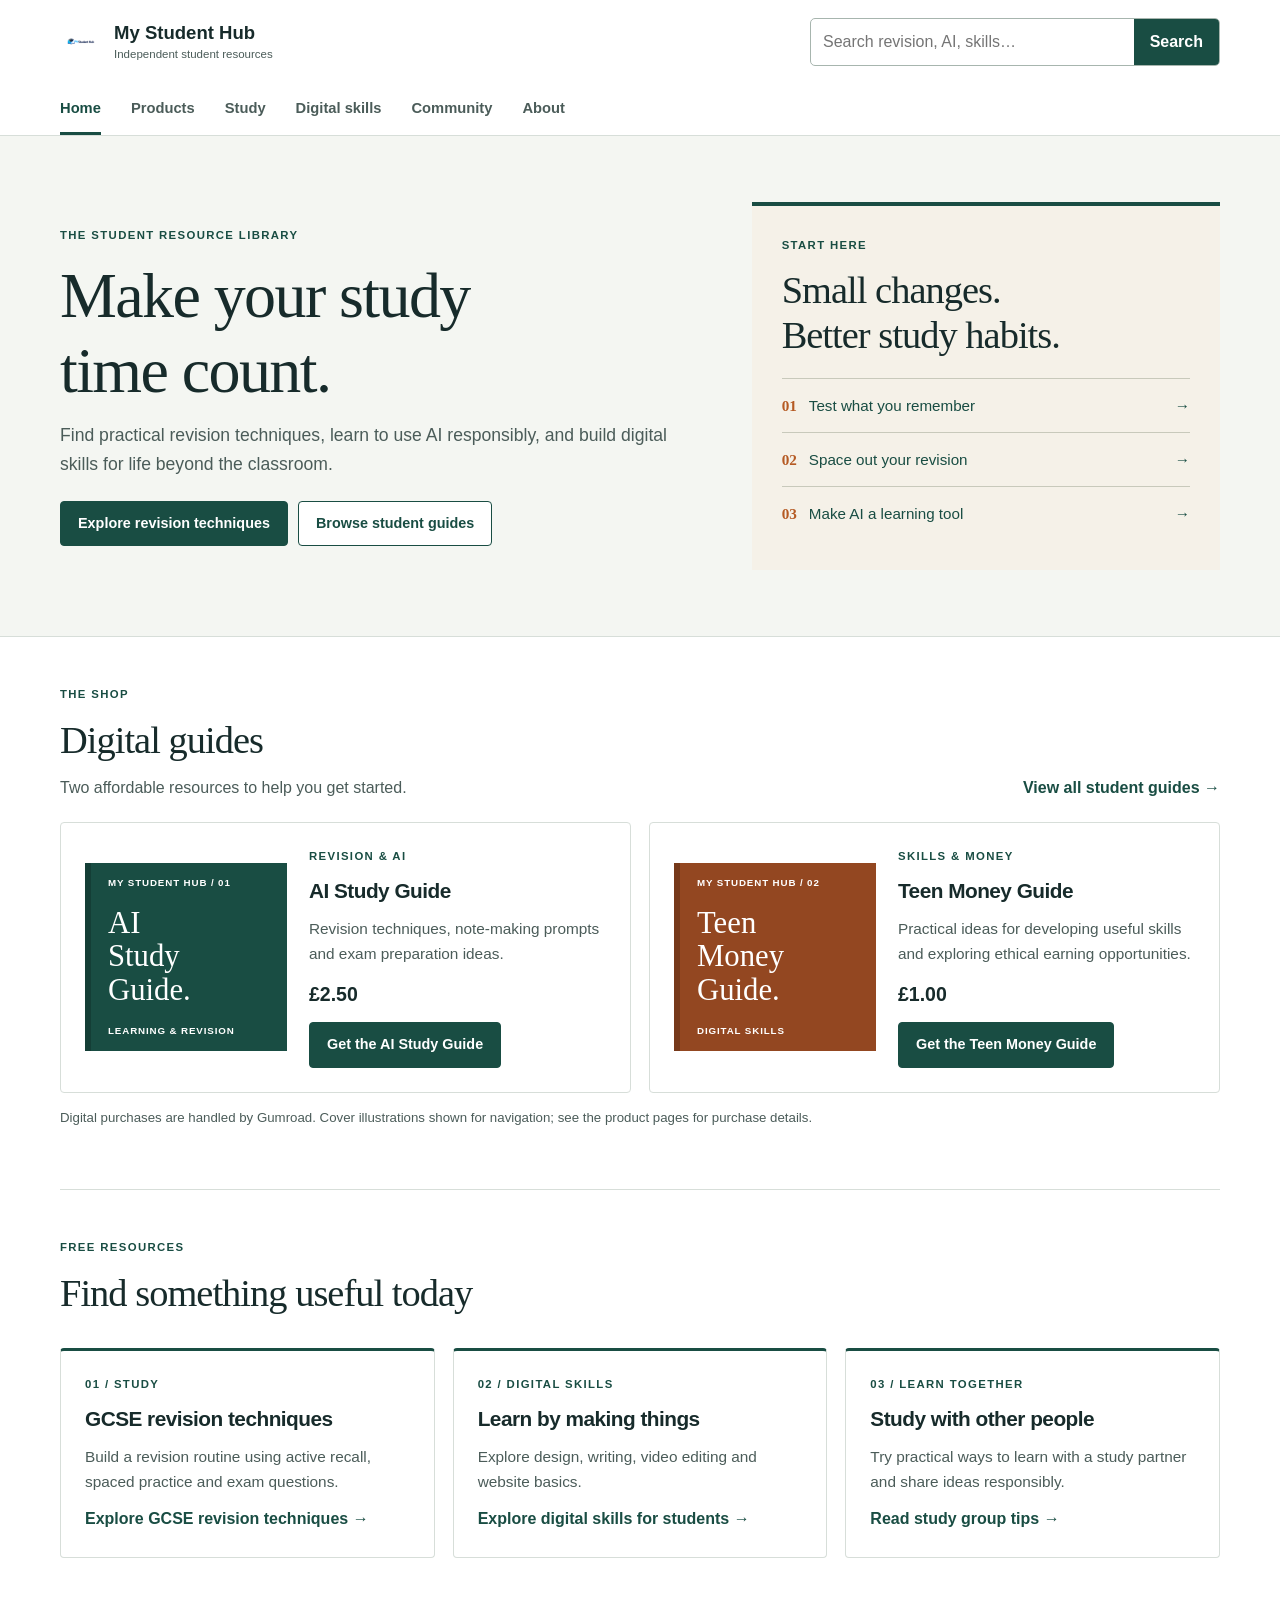
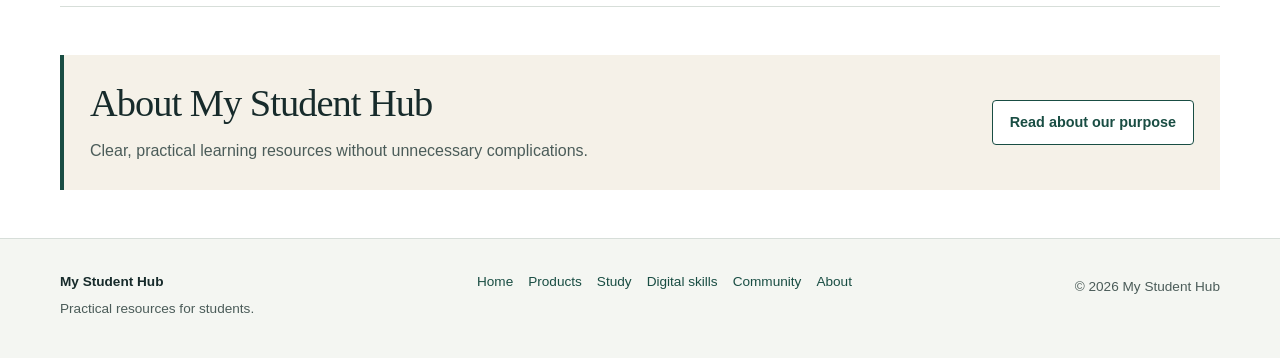
<file: index.html>
<!doctype html>
<html lang="en-GB"><head><meta charset="utf-8"><meta name="viewport" content="width=device-width,initial-scale=1"><title>GCSE revision, AI study guides and digital skills | My Student Hub</title><meta name="description" content="Practical GCSE revision tips, responsible AI study advice and affordable digital guides for students."><link rel="canonical" href="https://tttmkacker255.github.io/"><meta property="og:title" content="GCSE revision, AI study guides and digital skills | My Student Hub"><meta property="og:description" content="Practical GCSE revision tips, responsible AI study advice and affordable digital guides for students."><meta property="og:url" content="https://tttmkacker255.github.io/"><meta property="og:type" content="website"><link rel="icon" type="image/png" href="logo.png"><link rel="stylesheet" href="style.css?v=4"><meta name="google-site-verification" content="0TuFK6ai9F5RShc6UQ7KDtGLN-FlyP6Ltf-_mfKxZ2s"><script type="application/ld+json">{"@context":"https://schema.org","@type":"WebSite","name":"My Student Hub","url":"https://tttmkacker255.github.io/"}</script><script defer src="app.js?v=4"></script></head><body><a class="skip" href="#main">Skip to content</a><header class="top"><div class="wrap masthead"><a class="brand" href="index.html"><img src="logo.png" width="42" height="42" alt=""><span>My Student Hub<small>Independent student resources</small></span></a><div class="search-area"><form role="search" id="site-search"><label class="sr-only" for="search-input">Search the whole website</label><input id="search-input" type="search" autocomplete="off" placeholder="Search revision, AI, skills…"><button type="submit">Search</button></form><div id="search-results" class="search-results" hidden><p id="search-status" role="status"></p><div id="search-list"></div></div></div></div><nav class="wrap links" aria-label="Main navigation"><a href="index.html" aria-current="page">Home</a><a href="product.html">Products</a><a href="study.html">Study</a><a href="earn.html">Digital skills</a><a href="community.html">Community</a><a href="about.html">About</a></nav></header><main id="main"><section class="hero"><div class="wrap heroGrid"><div><span class="eyebrow">THE STUDENT RESOURCE LIBRARY</span><h1>Make your study<br>time count.</h1><p>Find practical revision techniques, learn to use AI responsibly, and build digital skills for life beyond the classroom.</p><div class="buttons"><a class="btn primary" href="study.html">Explore revision techniques</a><a class="btn outline" href="product.html">Browse student guides</a></div></div><aside class="editorial"><span class="eyebrow">START HERE</span><h2>Small changes.<br>Better study habits.</h2><ol><li><a href="study.html#active-recall"><strong>01</strong> Test what you remember <span>→</span></a></li><li><a href="study.html#spaced-revision"><strong>02</strong> Space out your revision <span>→</span></a></li><li><a href="study.html#use-ai-responsibly"><strong>03</strong> Make AI a learning tool <span>→</span></a></li></ol></aside></div></section>
<section class="section wrap"><div class="heading"><div><span class="eyebrow">THE SHOP</span><h2>Digital guides</h2><p>Two affordable resources to help you get started.</p></div><a class="textlink" href="product.html">View all student guides →</a></div><div class="grid two"><article class="card product" id="ai-study-guide"><div class="cover study-cover" aria-hidden="true"><small>MY STUDENT HUB / 01</small><strong>AI<br>Study<br>Guide.</strong><span>LEARNING & REVISION</span></div><div><span class="eyebrow">REVISION & AI</span><h3>AI Study Guide</h3><p>Revision techniques, note-making prompts and exam preparation ideas.</p><div class="price">£2.50</div><a class="btn primary" href="https://pu1se.gumroad.com/l/oousnd" target="_blank" rel="noopener">Get the AI Study Guide</a></div></article><article class="card product" id="teen-money-guide"><div class="cover money-cover" aria-hidden="true"><small>MY STUDENT HUB / 02</small><strong>Teen<br>Money<br>Guide.</strong><span>DIGITAL SKILLS</span></div><div><span class="eyebrow">SKILLS & MONEY</span><h3>Teen Money Guide</h3><p>Practical ideas for developing useful skills and exploring ethical earning opportunities.</p><div class="price">£1.00</div><a class="btn primary" href="https://pu1se.gumroad.com/l/gugglx" target="_blank" rel="noopener">Get the Teen Money Guide</a></div></article></div><p class="note">Digital purchases are handled by Gumroad. Cover illustrations shown for navigation; see the product pages for purchase details.</p></section>
<section class="section wrap"><div class="heading"><div><span class="eyebrow">FREE RESOURCES</span><h2>Find something useful today</h2></div></div><div class="grid"><article class="card topic"><span class="section-number">01 / STUDY</span><h3>GCSE revision techniques</h3><p>Build a revision routine using active recall, spaced practice and exam questions.</p><a class="textlink" href="study.html">Explore GCSE revision techniques →</a></article><article class="card topic"><span class="section-number">02 / DIGITAL SKILLS</span><h3>Learn by making things</h3><p>Explore design, writing, video editing and website basics.</p><a class="textlink" href="earn.html">Explore digital skills for students →</a></article><article class="card topic"><span class="section-number">03 / LEARN TOGETHER</span><h3>Study with other people</h3><p>Try practical ways to learn with a study partner and share ideas responsibly.</p><a class="textlink" href="community.html">Read study group tips →</a></article></div></section><section class="wrap section"><div class="banner"><div><h2>About My Student Hub</h2><p>Clear, practical learning resources without unnecessary complications.</p></div><a class="btn outline" href="about.html">Read about our purpose</a></div></section></main><footer class="footer"><div class="wrap footerInner"><div><strong>My Student Hub</strong><p>Practical resources for students.</p></div><nav aria-label="Footer navigation"><a href="index.html">Home</a><a href="product.html">Products</a><a href="study.html">Study</a><a href="earn.html">Digital skills</a><a href="community.html">Community</a><a href="about.html">About</a></nav><p>© <span data-year>2026</span> My Student Hub</p></div></footer></body></html>
</file>
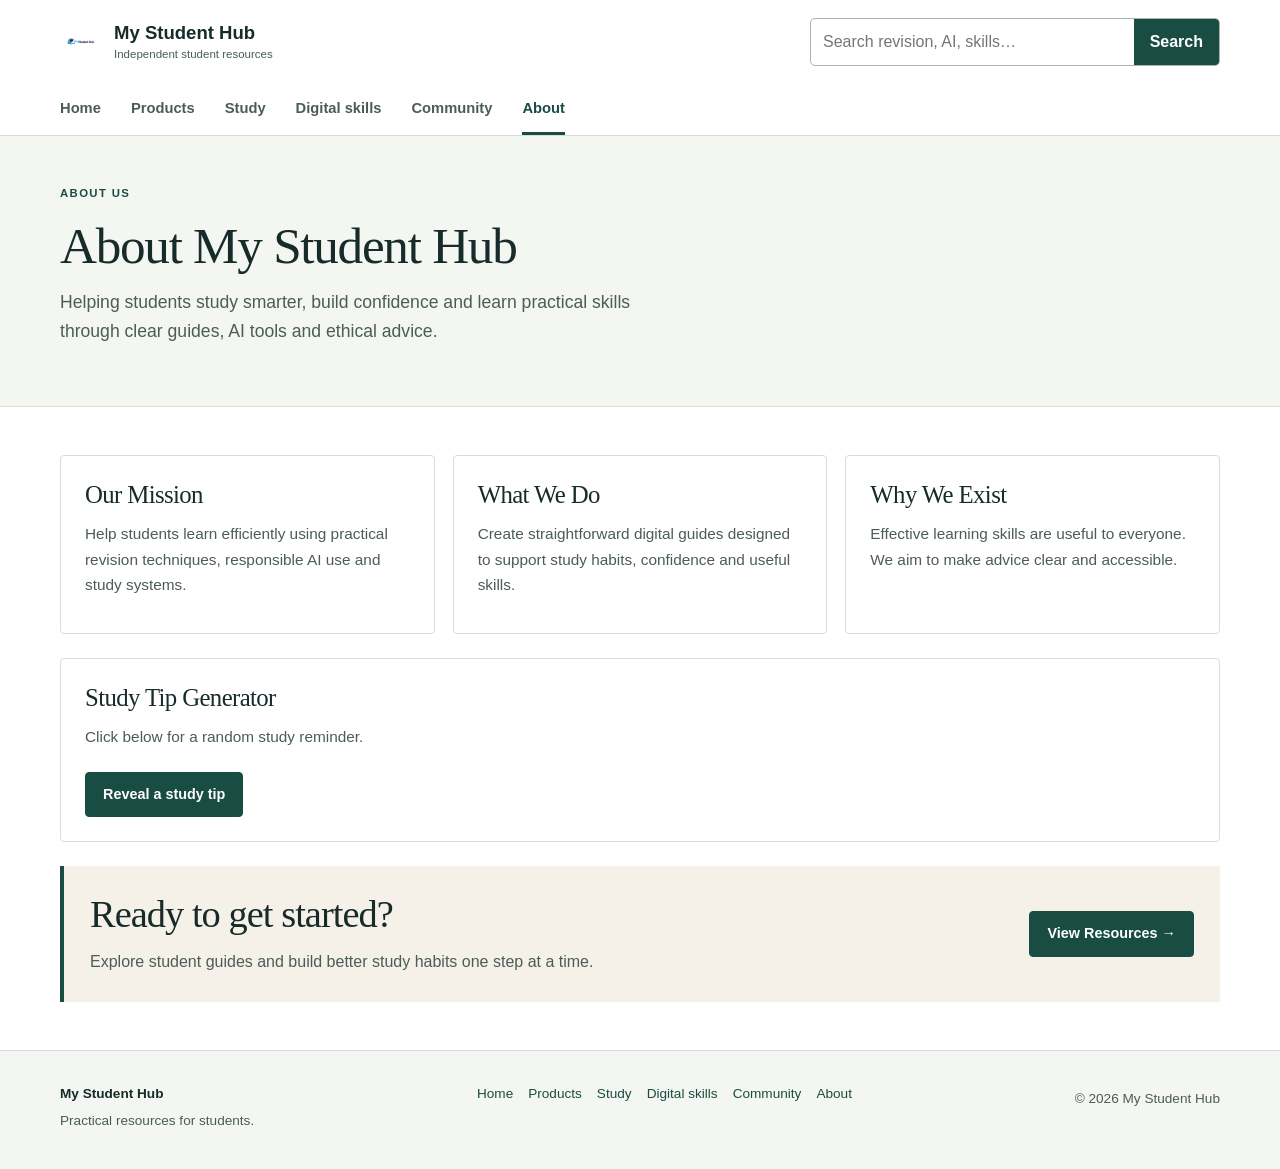
<file: about.html>
<!doctype html>
<html lang="en-GB"><head><meta charset="utf-8"><meta name="viewport" content="width=device-width,initial-scale=1"><title>About My Student Hub | Student learning resources</title><meta name="description" content="Learn about My Student Hub, its purpose and practical student resources for revision and digital skills."><link rel="canonical" href="https://tttmkacker255.github.io/about.html"><meta property="og:title" content="About My Student Hub | Student learning resources"><meta property="og:description" content="Learn about My Student Hub, its purpose and practical student resources for revision and digital skills."><meta property="og:url" content="https://tttmkacker255.github.io/about.html"><meta property="og:type" content="website"><link rel="icon" type="image/png" href="logo.png"><link rel="stylesheet" href="style.css?v=4"><script defer src="app.js?v=4"></script></head><body><a class="skip" href="#main">Skip to content</a><header class="top"><div class="wrap masthead"><a class="brand" href="index.html"><img src="logo.png" width="42" height="42" alt=""><span>My Student Hub<small>Independent student resources</small></span></a><div class="search-area"><form role="search" id="site-search"><label class="sr-only" for="search-input">Search the whole website</label><input id="search-input" type="search" autocomplete="off" placeholder="Search revision, AI, skills…"><button type="submit">Search</button></form><div id="search-results" class="search-results" hidden><p id="search-status" role="status"></p><div id="search-list"></div></div></div></div><nav class="wrap links" aria-label="Main navigation"><a href="index.html">Home</a><a href="product.html">Products</a><a href="study.html">Study</a><a href="earn.html">Digital skills</a><a href="community.html">Community</a><a href="about.html" aria-current="page">About</a></nav></header><main id="main"><section class="intro"><div class="wrap"><span class="eyebrow">ABOUT US</span><h1>About <span>My Student Hub</span></h1><p>Helping students study smarter, build confidence and learn practical skills through clear guides, AI tools and ethical advice.</p></div></section><div class="section wrap"><div class="grid"><article class="card"><h2 id="our-mission">Our Mission</h2><p>Help students learn efficiently using practical revision techniques, responsible AI use and study systems.</p></article><article class="card"><h2 id="what-we-do">What We Do</h2><p>Create straightforward digital guides designed to support study habits, confidence and useful skills.</p></article><article class="card"><h2 id="why-we-exist">Why We Exist</h2><p>Effective learning skills are useful to everyone. We aim to make advice clear and accessible.</p></article></div><div class="section card"><h2>Study Tip Generator</h2><p>Click below for a random study reminder.</p><button class="btn primary" onclick="revealTip()">Reveal a study tip</button><p id="tip" class="tip" aria-live="polite"></p></div><div class="banner"><div><h2>Ready to get started?</h2><p>Explore student guides and build better study habits one step at a time.</p></div><a class="btn primary" href="product.html">View Resources →</a></div></div></main><footer class="footer"><div class="wrap footerInner"><div><strong>My Student Hub</strong><p>Practical resources for students.</p></div><nav aria-label="Footer navigation"><a href="index.html">Home</a><a href="product.html">Products</a><a href="study.html">Study</a><a href="earn.html">Digital skills</a><a href="community.html">Community</a><a href="about.html">About</a></nav><p>© <span data-year>2026</span> My Student Hub</p></div></footer></body></html>
</file>
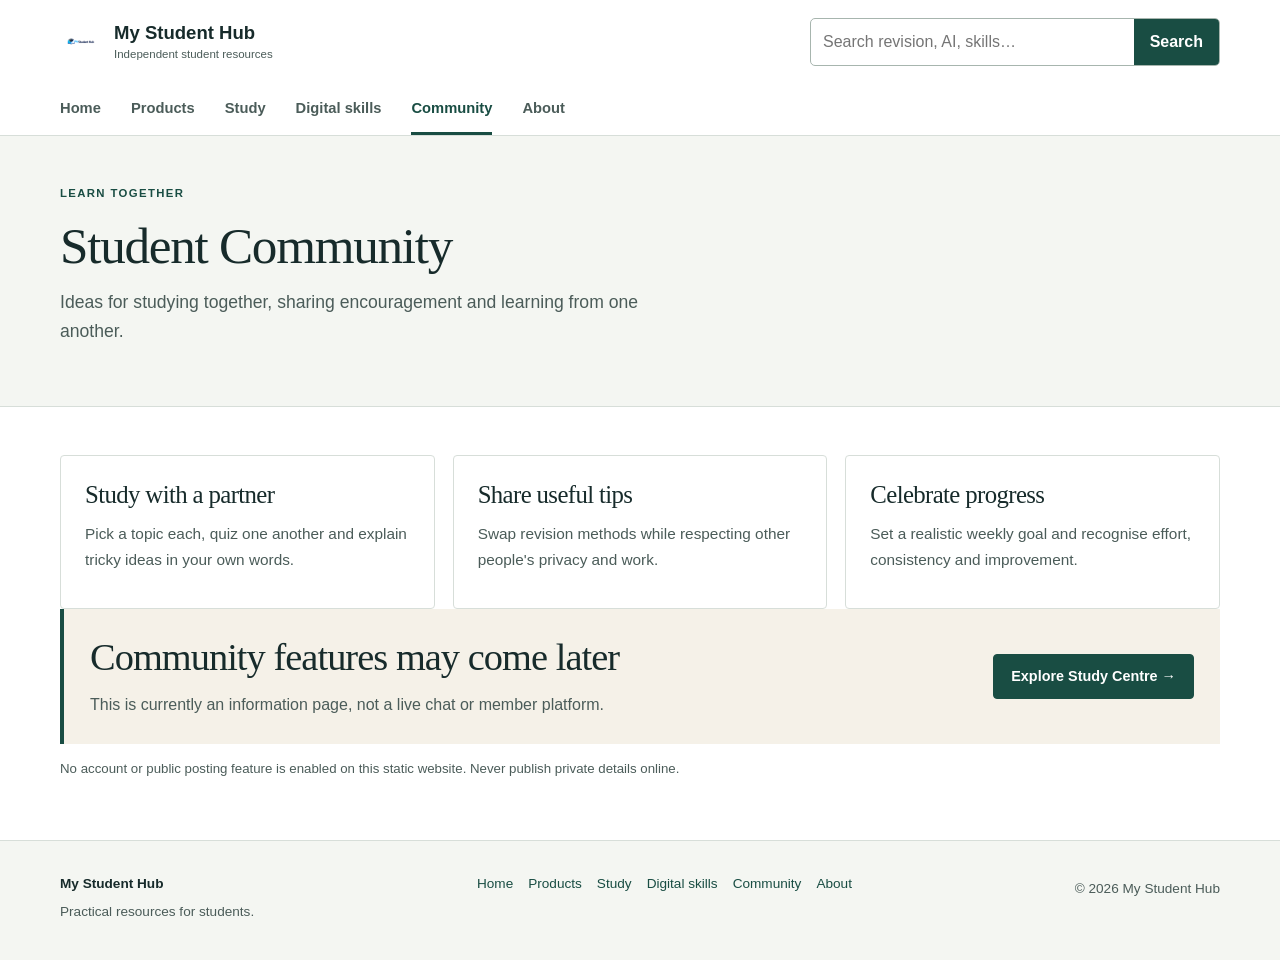
<file: community.html>
<!doctype html>
<html lang="en-GB"><head><meta charset="utf-8"><meta name="viewport" content="width=device-width,initial-scale=1"><title>Study groups and learning together | My Student Hub</title><meta name="description" content="Practical ideas for studying with friends, sharing revision tips and setting realistic goals."><link rel="canonical" href="https://tttmkacker255.github.io/community.html"><meta property="og:title" content="Study groups and learning together | My Student Hub"><meta property="og:description" content="Practical ideas for studying with friends, sharing revision tips and setting realistic goals."><meta property="og:url" content="https://tttmkacker255.github.io/community.html"><meta property="og:type" content="website"><link rel="icon" type="image/png" href="logo.png"><link rel="stylesheet" href="style.css?v=4"><script defer src="app.js?v=4"></script></head><body><a class="skip" href="#main">Skip to content</a><header class="top"><div class="wrap masthead"><a class="brand" href="index.html"><img src="logo.png" width="42" height="42" alt=""><span>My Student Hub<small>Independent student resources</small></span></a><div class="search-area"><form role="search" id="site-search"><label class="sr-only" for="search-input">Search the whole website</label><input id="search-input" type="search" autocomplete="off" placeholder="Search revision, AI, skills…"><button type="submit">Search</button></form><div id="search-results" class="search-results" hidden><p id="search-status" role="status"></p><div id="search-list"></div></div></div></div><nav class="wrap links" aria-label="Main navigation"><a href="index.html">Home</a><a href="product.html">Products</a><a href="study.html">Study</a><a href="earn.html">Digital skills</a><a href="community.html" aria-current="page">Community</a><a href="about.html">About</a></nav></header><main id="main"><section class="intro"><div class="wrap"><span class="eyebrow">LEARN TOGETHER</span><h1>Student <span>Community</span></h1><p>Ideas for studying together, sharing encouragement and learning from one another.</p></div></section><div class="section wrap"><div class="grid"><article class="card"><h2 id="study-with-a-partner">Study with a partner</h2><p>Pick a topic each, quiz one another and explain tricky ideas in your own words.</p></article><article class="card"><h2 id="share-useful-tips">Share useful tips</h2><p>Swap revision methods while respecting other people's privacy and work.</p></article><article class="card"><h2 id="celebrate-progress">Celebrate progress</h2><p>Set a realistic weekly goal and recognise effort, consistency and improvement.</p></article></div><div class="section banner"><div><h2>Community features may come later</h2><p>This is currently an information page, not a live chat or member platform.</p></div><a class="btn primary" href="study.html">Explore Study Centre →</a></div><p class="note">No account or public posting feature is enabled on this static website. Never publish private details online.</p></div></main><footer class="footer"><div class="wrap footerInner"><div><strong>My Student Hub</strong><p>Practical resources for students.</p></div><nav aria-label="Footer navigation"><a href="index.html">Home</a><a href="product.html">Products</a><a href="study.html">Study</a><a href="earn.html">Digital skills</a><a href="community.html">Community</a><a href="about.html">About</a></nav><p>© <span data-year>2026</span> My Student Hub</p></div></footer></body></html>
</file>
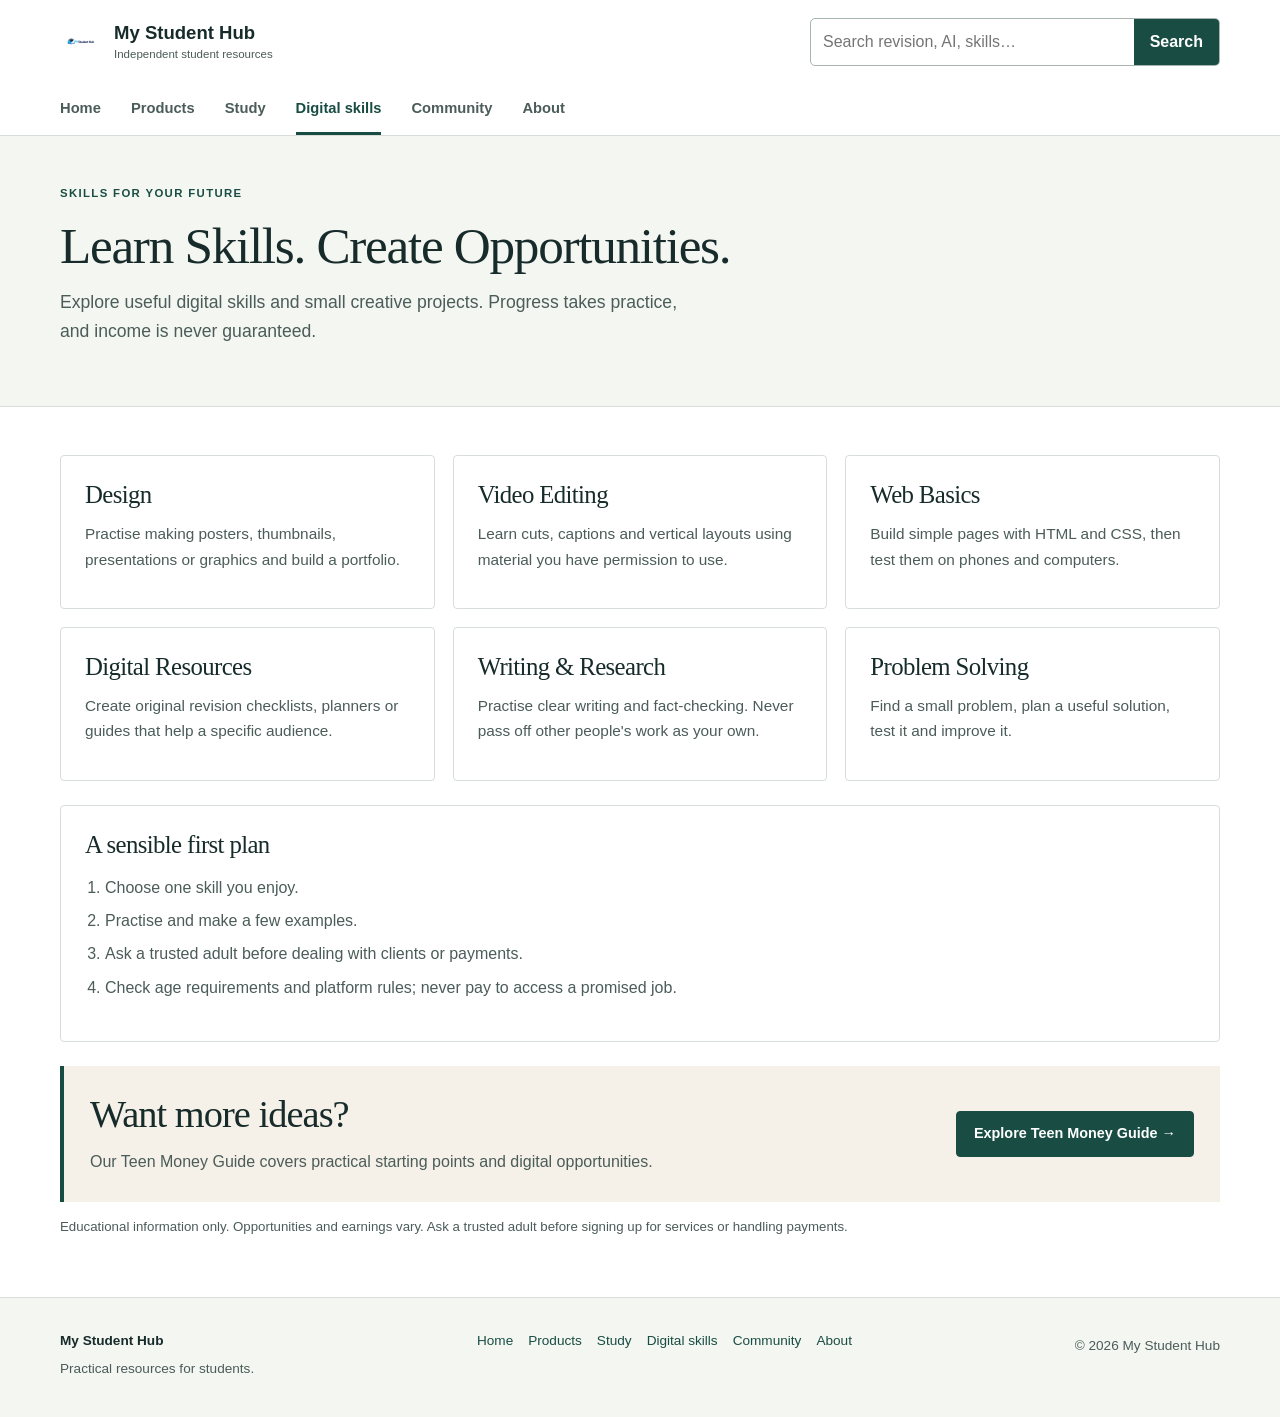
<file: earn.html>
<!doctype html>
<html lang="en-GB"><head><meta charset="utf-8"><meta name="viewport" content="width=device-width,initial-scale=1"><title>Digital skills and money ideas for teenagers | My Student Hub</title><meta name="description" content="Explore age-appropriate digital skills, design, website basics and ethical earning ideas for teenagers."><link rel="canonical" href="https://tttmkacker255.github.io/earn.html"><meta property="og:title" content="Digital skills and money ideas for teenagers | My Student Hub"><meta property="og:description" content="Explore age-appropriate digital skills, design, website basics and ethical earning ideas for teenagers."><meta property="og:url" content="https://tttmkacker255.github.io/earn.html"><meta property="og:type" content="website"><link rel="icon" type="image/png" href="logo.png"><link rel="stylesheet" href="style.css?v=4"><script defer src="app.js?v=4"></script></head><body><a class="skip" href="#main">Skip to content</a><header class="top"><div class="wrap masthead"><a class="brand" href="index.html"><img src="logo.png" width="42" height="42" alt=""><span>My Student Hub<small>Independent student resources</small></span></a><div class="search-area"><form role="search" id="site-search"><label class="sr-only" for="search-input">Search the whole website</label><input id="search-input" type="search" autocomplete="off" placeholder="Search revision, AI, skills…"><button type="submit">Search</button></form><div id="search-results" class="search-results" hidden><p id="search-status" role="status"></p><div id="search-list"></div></div></div></div><nav class="wrap links" aria-label="Main navigation"><a href="index.html">Home</a><a href="product.html">Products</a><a href="study.html">Study</a><a href="earn.html" aria-current="page">Digital skills</a><a href="community.html">Community</a><a href="about.html">About</a></nav></header><main id="main"><section class="intro"><div class="wrap"><span class="eyebrow">SKILLS FOR YOUR FUTURE</span><h1>Learn Skills. <span>Create Opportunities.</span></h1><p>Explore useful digital skills and small creative projects. Progress takes practice, and income is never guaranteed.</p></div></section><div class="section wrap"><div class="grid"><article class="card" data-item><h2 id="design">Design</h2><p>Practise making posters, thumbnails, presentations or graphics and build a portfolio.</p></article><article class="card" data-item><h2 id="video-editing">Video Editing</h2><p>Learn cuts, captions and vertical layouts using material you have permission to use.</p></article><article class="card" data-item><h2 id="web-basics">Web Basics</h2><p>Build simple pages with HTML and CSS, then test them on phones and computers.</p></article><article class="card" data-item><h2 id="digital-resources">Digital Resources</h2><p>Create original revision checklists, planners or guides that help a specific audience.</p></article><article class="card" data-item><h2 id="writing-and-research">Writing & Research</h2><p>Practise clear writing and fact-checking. Never pass off other people's work as your own.</p></article><article class="card" data-item><h2 id="problem-solving">Problem Solving</h2><p>Find a small problem, plan a useful solution, test it and improve it.</p></article></div><div class="section card"><h2>A sensible first plan</h2><ol class="bullets"><li>Choose one skill you enjoy.</li><li>Practise and make a few examples.</li><li>Ask a trusted adult before dealing with clients or payments.</li><li>Check age requirements and platform rules; never pay to access a promised job.</li></ol></div><div class="banner"><div><h2>Want more ideas?</h2><p>Our Teen Money Guide covers practical starting points and digital opportunities.</p></div><a class="btn primary" href="https://pu1se.gumroad.com/l/gugglx" target="_blank" rel="noopener">Explore Teen Money Guide →</a></div><p class="note">Educational information only. Opportunities and earnings vary. Ask a trusted adult before signing up for services or handling payments.</p></div></main><footer class="footer"><div class="wrap footerInner"><div><strong>My Student Hub</strong><p>Practical resources for students.</p></div><nav aria-label="Footer navigation"><a href="index.html">Home</a><a href="product.html">Products</a><a href="study.html">Study</a><a href="earn.html">Digital skills</a><a href="community.html">Community</a><a href="about.html">About</a></nav><p>© <span data-year>2026</span> My Student Hub</p></div></footer></body></html>
</file>
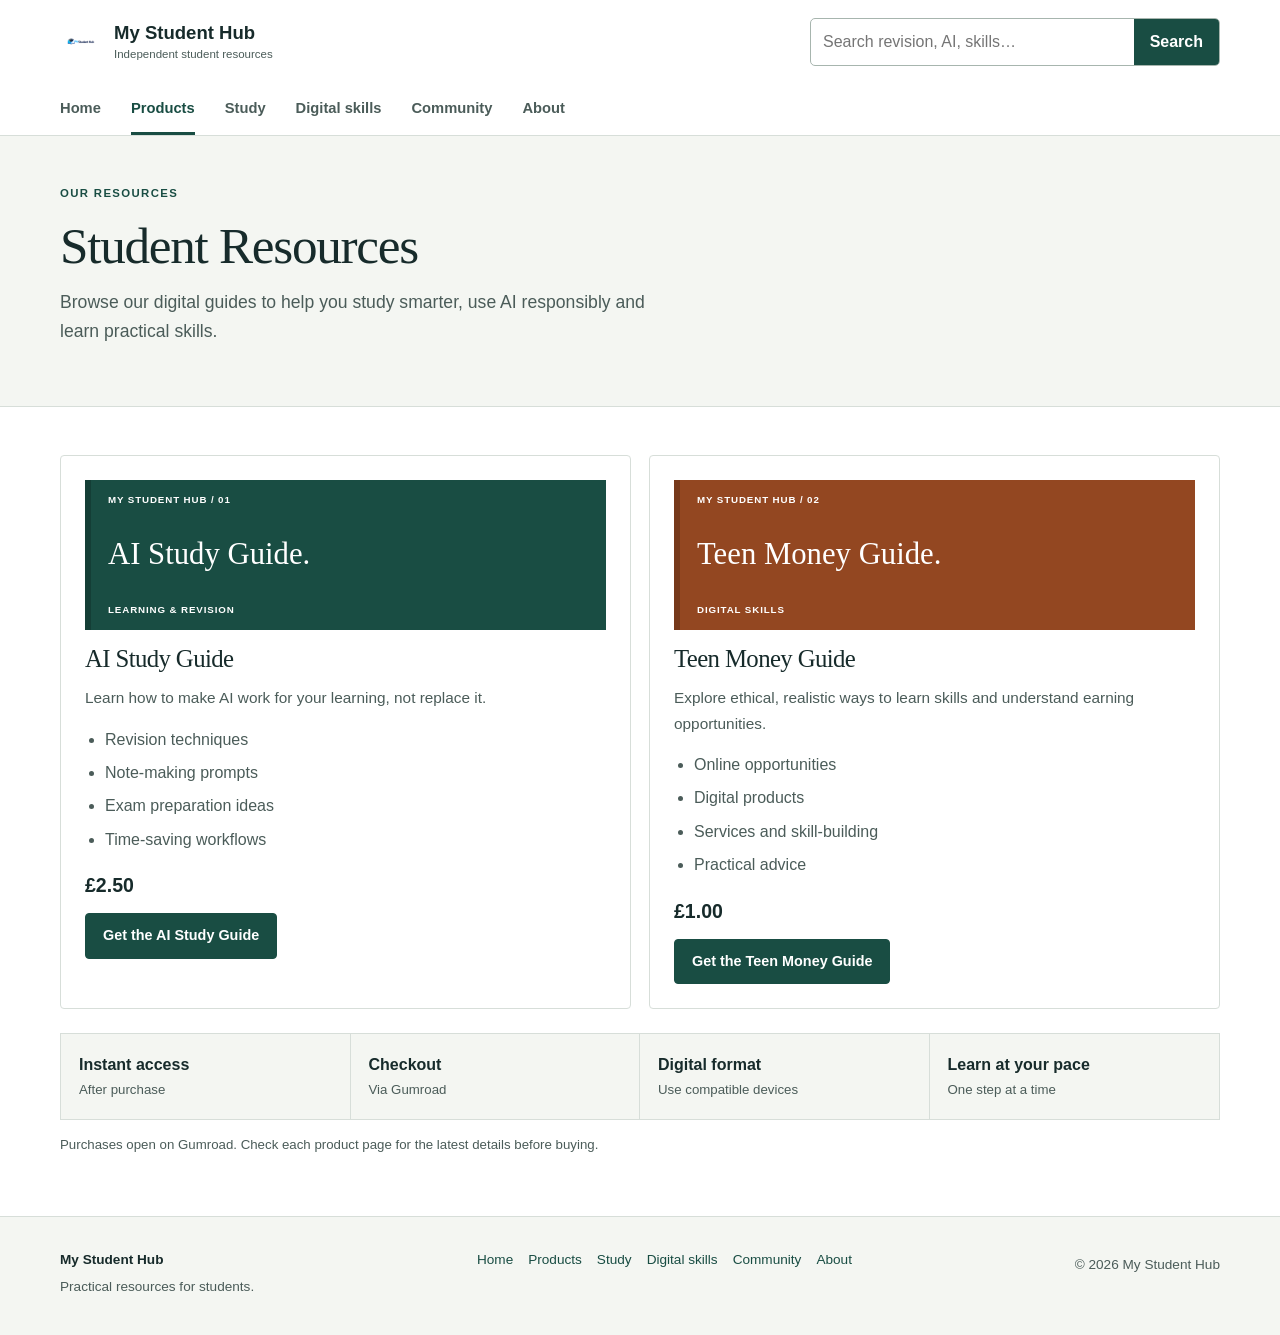
<file: product.html>
<!doctype html>
<html lang="en-GB"><head><meta charset="utf-8"><meta name="viewport" content="width=device-width,initial-scale=1"><title>Student guides: AI study and teen money | My Student Hub</title><meta name="description" content="Browse affordable digital guides for AI-assisted revision, exam preparation and ethical digital skills."><link rel="canonical" href="https://tttmkacker255.github.io/product.html"><meta property="og:title" content="Student guides: AI study and teen money | My Student Hub"><meta property="og:description" content="Browse affordable digital guides for AI-assisted revision, exam preparation and ethical digital skills."><meta property="og:url" content="https://tttmkacker255.github.io/product.html"><meta property="og:type" content="website"><link rel="icon" type="image/png" href="logo.png"><link rel="stylesheet" href="style.css?v=4"><script defer src="app.js?v=4"></script></head><body><a class="skip" href="#main">Skip to content</a><header class="top"><div class="wrap masthead"><a class="brand" href="index.html"><img src="logo.png" width="42" height="42" alt=""><span>My Student Hub<small>Independent student resources</small></span></a><div class="search-area"><form role="search" id="site-search"><label class="sr-only" for="search-input">Search the whole website</label><input id="search-input" type="search" autocomplete="off" placeholder="Search revision, AI, skills…"><button type="submit">Search</button></form><div id="search-results" class="search-results" hidden><p id="search-status" role="status"></p><div id="search-list"></div></div></div></div><nav class="wrap links" aria-label="Main navigation"><a href="index.html">Home</a><a href="product.html" aria-current="page">Products</a><a href="study.html">Study</a><a href="earn.html">Digital skills</a><a href="community.html">Community</a><a href="about.html">About</a></nav></header><main id="main"><section class="intro"><div class="wrap"><span class="eyebrow">OUR RESOURCES</span><h1>Student <span>Resources</span></h1><p>Browse our digital guides to help you study smarter, use AI responsibly and learn practical skills.</p></div></section><div class="section wrap"><div class="grid two"><article class="card" data-item><div class="cover study-cover" aria-hidden="true"><small>MY STUDENT HUB / 01</small><strong>AI Study Guide.</strong><span>LEARNING & REVISION</span></div><h2 id="ai-study-guide">AI Study Guide</h2><p>Learn how to make AI work for your learning, not replace it.</p><ul class="bullets"><li>Revision techniques</li><li>Note-making prompts</li><li>Exam preparation ideas</li><li>Time-saving workflows</li></ul><div class="price">£2.50</div><a class="btn primary" href="https://pu1se.gumroad.com/l/oousnd" target="_blank" rel="noopener">Get the AI Study Guide</a></article><article class="card" data-item><div class="cover money-cover" aria-hidden="true"><small>MY STUDENT HUB / 02</small><strong>Teen Money Guide.</strong><span>DIGITAL SKILLS</span></div><h2 id="teen-money-guide">Teen Money Guide</h2><p>Explore ethical, realistic ways to learn skills and understand earning opportunities.</p><ul class="bullets"><li>Online opportunities</li><li>Digital products</li><li>Services and skill-building</li><li>Practical advice</li></ul><div class="price">£1.00</div><a class="btn primary" href="https://pu1se.gumroad.com/l/gugglx" target="_blank" rel="noopener">Get the Teen Money Guide</a></article></div><div class="features"><div class="feature"><b>Instant access</b><span>After purchase</span></div><div class="feature"><b>Checkout</b><span>Via Gumroad</span></div><div class="feature"><b>Digital format</b><span>Use compatible devices</span></div><div class="feature"><b>Learn at your pace</b><span>One step at a time</span></div></div><p class="note">Purchases open on Gumroad. Check each product page for the latest details before buying.</p></div></main><footer class="footer"><div class="wrap footerInner"><div><strong>My Student Hub</strong><p>Practical resources for students.</p></div><nav aria-label="Footer navigation"><a href="index.html">Home</a><a href="product.html">Products</a><a href="study.html">Study</a><a href="earn.html">Digital skills</a><a href="community.html">Community</a><a href="about.html">About</a></nav><p>© <span data-year>2026</span> My Student Hub</p></div></footer></body></html>
</file>
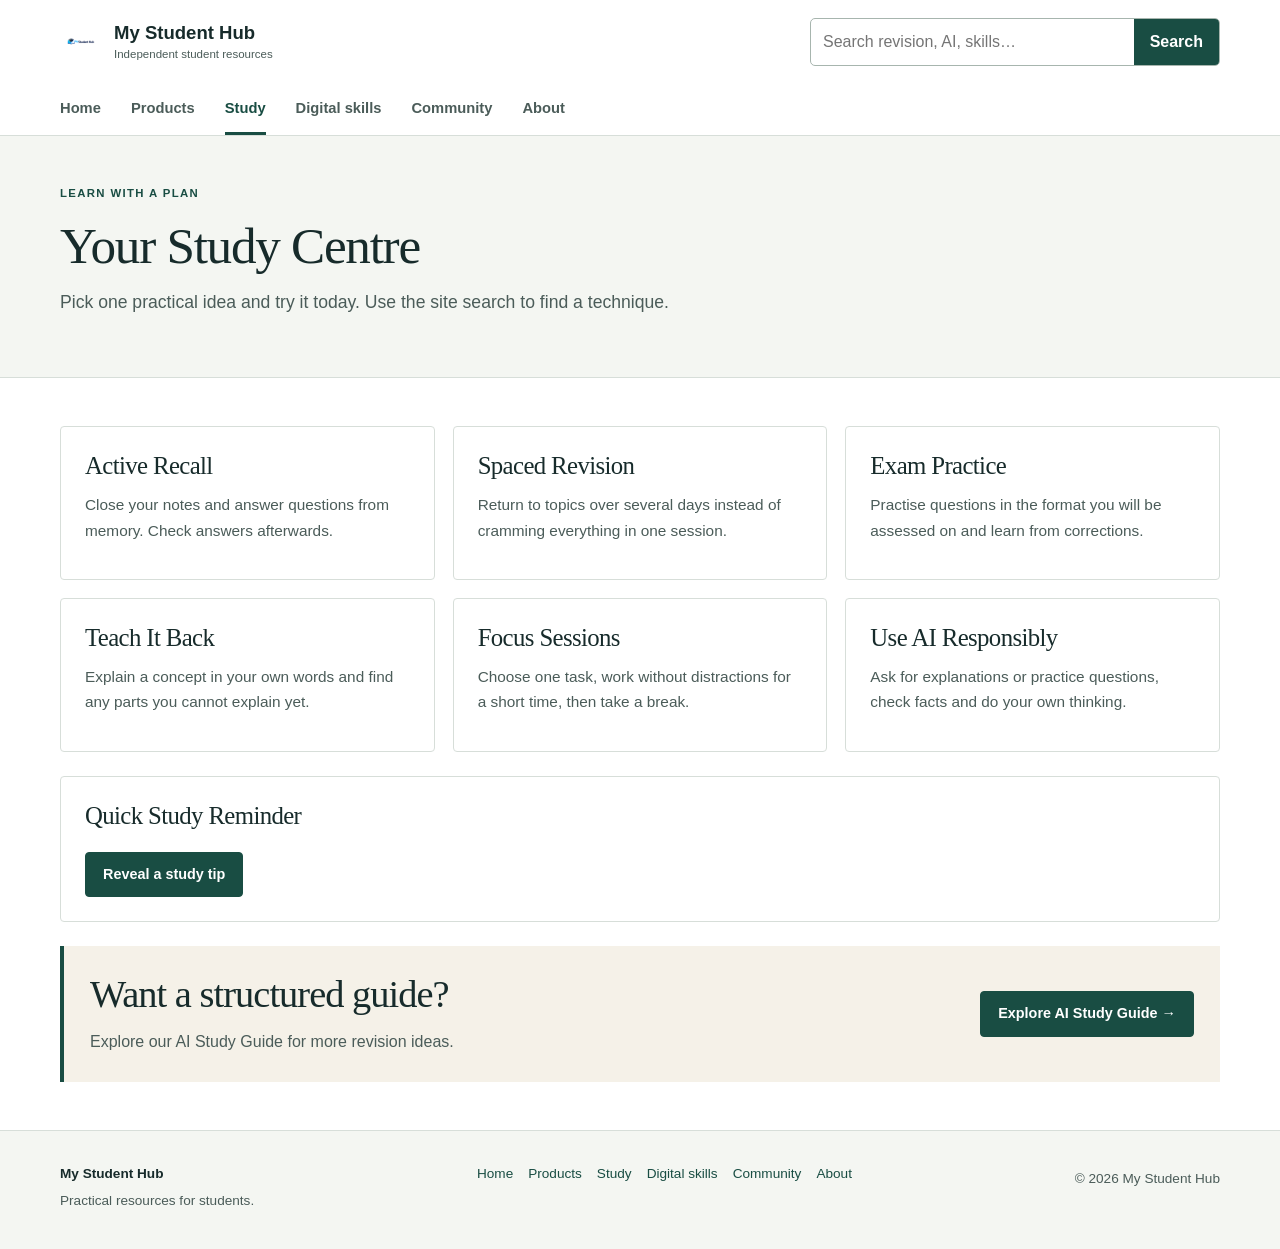
<file: study.html>
<!doctype html>
<html lang="en-GB"><head><meta charset="utf-8"><meta name="viewport" content="width=device-width,initial-scale=1"><title>GCSE revision techniques and AI study tips | My Student Hub</title><meta name="description" content="Learn active recall, spaced revision, exam practice and responsible AI study methods for GCSEs and school."><link rel="canonical" href="https://tttmkacker255.github.io/study.html"><meta property="og:title" content="GCSE revision techniques and AI study tips | My Student Hub"><meta property="og:description" content="Learn active recall, spaced revision, exam practice and responsible AI study methods for GCSEs and school."><meta property="og:url" content="https://tttmkacker255.github.io/study.html"><meta property="og:type" content="website"><link rel="icon" type="image/png" href="logo.png"><link rel="stylesheet" href="style.css?v=4"><script defer src="app.js?v=4"></script></head><body><a class="skip" href="#main">Skip to content</a><header class="top"><div class="wrap masthead"><a class="brand" href="index.html"><img src="logo.png" width="42" height="42" alt=""><span>My Student Hub<small>Independent student resources</small></span></a><div class="search-area"><form role="search" id="site-search"><label class="sr-only" for="search-input">Search the whole website</label><input id="search-input" type="search" autocomplete="off" placeholder="Search revision, AI, skills…"><button type="submit">Search</button></form><div id="search-results" class="search-results" hidden><p id="search-status" role="status"></p><div id="search-list"></div></div></div></div><nav class="wrap links" aria-label="Main navigation"><a href="index.html">Home</a><a href="product.html">Products</a><a href="study.html" aria-current="page">Study</a><a href="earn.html">Digital skills</a><a href="community.html">Community</a><a href="about.html">About</a></nav></header><main id="main"><section class="intro"><div class="wrap"><span class="eyebrow">LEARN WITH A PLAN</span><h1>Your Study <span>Centre</span></h1><p>Pick one practical idea and try it today. Use the site search to find a technique.</p></div></section><div class="section wrap"><div class="grid"><article class="card" data-item><h2 id="active-recall">Active Recall</h2><p>Close your notes and answer questions from memory. Check answers afterwards.</p></article><article class="card" data-item><h2 id="spaced-revision">Spaced Revision</h2><p>Return to topics over several days instead of cramming everything in one session.</p></article><article class="card" data-item><h2 id="exam-practice">Exam Practice</h2><p>Practise questions in the format you will be assessed on and learn from corrections.</p></article><article class="card" data-item><h2 id="teach-it-back">Teach It Back</h2><p>Explain a concept in your own words and find any parts you cannot explain yet.</p></article><article class="card" data-item><h2 id="focus-sessions">Focus Sessions</h2><p>Choose one task, work without distractions for a short time, then take a break.</p></article><article class="card" data-item><h2 id="use-ai-responsibly">Use AI Responsibly</h2><p>Ask for explanations or practice questions, check facts and do your own thinking.</p></article></div><div class="section card"><h2>Quick Study Reminder</h2><button class="btn primary" onclick="revealTip()">Reveal a study tip</button><p id="tip" class="tip" aria-live="polite"></p></div><div class="banner"><div><h2>Want a structured guide?</h2><p>Explore our AI Study Guide for more revision ideas.</p></div><a class="btn primary" href="https://pu1se.gumroad.com/l/oousnd" target="_blank" rel="noopener">Explore AI Study Guide →</a></div></div></main><footer class="footer"><div class="wrap footerInner"><div><strong>My Student Hub</strong><p>Practical resources for students.</p></div><nav aria-label="Footer navigation"><a href="index.html">Home</a><a href="product.html">Products</a><a href="study.html">Study</a><a href="earn.html">Digital skills</a><a href="community.html">Community</a><a href="about.html">About</a></nav><p>© <span data-year>2026</span> My Student Hub</p></div></footer></body></html>
</file>
<file: style.css>
:root{--ink:#172b2b;--muted:#4b5c59;--green:#194d43;--line:#d7ded9;--paper:#fff;--soft:#f4f6f2;--cream:#f5f1e8;--accent:#b55a23}*{box-sizing:border-box}html{scroll-behavior:smooth;scroll-padding-top:160px}body{margin:0;font-family:Arial,Helvetica,sans-serif;color:var(--ink);background:var(--paper);line-height:1.65}h1,h2,h3,p{margin:0 0 12px}h1,h2,h3{line-height:1.17;letter-spacing:-.025em}h1,h2{font-family:Georgia,'Times New Roman',serif;font-weight:normal}h1{font-size:clamp(2.6rem,5vw,4.8rem)}h2{font-size:clamp(1.65rem,3vw,2.4rem)}h3{font-size:1.3rem}p{color:var(--muted)}a{color:var(--green);text-decoration:none}a:hover{text-decoration:underline}button,input{font:inherit}button{cursor:pointer}a:focus-visible,button:focus-visible,input:focus-visible{outline:3px solid #b55a23;outline-offset:3px}.wrap{width:min(1160px,calc(100% - 48px));margin-inline:auto}.sr-only,.skip:not(:focus){position:absolute;width:1px;height:1px;overflow:hidden;clip-path:inset(50%)}.skip:focus{position:fixed;top:6px;left:6px;z-index:100;background:#fff;padding:12px}.top{background:#fff;border-bottom:1px solid var(--line);position:sticky;top:0;z-index:20}.masthead{display:flex;justify-content:space-between;align-items:center;gap:32px;padding:18px 0}.brand{display:flex;gap:12px;align-items:center;color:var(--ink);font-weight:700;font-size:1.16rem;line-height:1.2}.brand img{object-fit:contain}.brand small{display:block;font-weight:400;color:var(--muted);font-size:.72rem;margin-top:4px}.links{display:flex;gap:30px;overflow-x:auto;white-space:nowrap}.links a{display:block;padding:12px 0 11px;border-bottom:3px solid transparent;font-size:.92rem;font-weight:600;color:var(--muted)}.links a[aria-current=page]{border-color:var(--green);color:var(--green)}.search-area{position:relative;width:min(100%,410px)}#site-search{display:flex;border:1px solid #a7b5ae;background:#fff;border-radius:5px;overflow:hidden}#site-search input{width:100%;min-width:0;padding:10px 12px;border:0;background:transparent;color:var(--ink)}#site-search button{padding:10px 16px;background:var(--green);color:white;border:0;font-weight:bold}#site-search:focus-within{outline:2px solid var(--green)}.search-results{position:absolute;top:calc(100% + 8px);right:0;width:min(440px,90vw);max-height:60vh;overflow:auto;background:white;border:1px solid var(--line);box-shadow:0 12px 28px #172b2b20;border-radius:5px;z-index:25;padding:12px}.search-results[hidden]{display:none}.search-results #search-status{font-size:.8rem;padding:0 8px;margin:0}.search-hit{display:block;border-bottom:1px solid var(--line);padding:10px 8px}.search-hit:last-child{border:0}.search-hit strong,.search-hit small{display:block}.search-hit small{color:var(--muted);font-size:.83rem}.search-hit:hover{background:var(--soft)}.hero{background:var(--soft);padding:66px 0;border-bottom:1px solid var(--line)}.heroGrid{display:grid;grid-template-columns:1.15fr .85fr;gap:58px;align-items:center}.hero p,.intro p{font-size:1.1rem;max-width:620px}.eyebrow,.section-number{display:block;letter-spacing:.12em;font-size:.71rem;font-weight:bold;color:var(--green);margin-bottom:14px}.buttons{display:flex;gap:10px;flex-wrap:wrap;margin-top:22px}.btn{display:inline-block;padding:11px 17px;border:1px solid var(--green);border-radius:4px;font-weight:600;font-size:.9rem;line-height:1.5;text-decoration:none!important;transition:background .15s}.primary{background:var(--green);color:#fff}.primary:hover{background:#10392f}.outline{color:var(--green);background:white}.outline:hover{background:#e5eee7}.editorial{padding:30px;background:var(--cream);border-top:4px solid var(--green)}.editorial ol{list-style:none;margin:20px 0 0;padding:0}.editorial li{border-top:1px solid #c8c9bb}.editorial li a{display:flex;align-items:center;gap:12px;padding:14px 0;font-size:.95rem}.editorial li strong{font-family:Georgia,serif;color:var(--accent)}.editorial li span{margin-left:auto}.section{padding:48px 0}.section+.section{border-top:1px solid var(--line)}.heading{display:flex;justify-content:space-between;align-items:end;gap:20px;margin-bottom:20px}.heading p{margin:0}.textlink,.cyan{font-weight:600;color:var(--green)}.grid{display:grid;grid-template-columns:repeat(3,minmax(0,1fr));gap:18px}.grid.two{grid-template-columns:repeat(2,minmax(0,1fr))}.card{border:1px solid var(--line);border-radius:4px;padding:24px;min-width:0;background:white}.card h2{font-size:1.55rem;scroll-margin-top:160px}.card p{font-size:.96rem}.card .btn{margin-top:10px}.topic{border-top:3px solid var(--green)}.product{display:grid;grid-template-columns:minmax(110px,.68fr) 1fr;gap:22px;align-items:center}.cover{min-height:188px;display:flex;flex-direction:column;justify-content:space-between;padding:15px 17px;border-left:6px solid #0003;color:white;background:var(--green);margin-bottom:14px;line-height:1.1}.product .cover{margin:0}.cover small,.cover span{font-size:.61rem;letter-spacing:.09em;font-weight:600}.cover strong{font-family:Georgia,serif;font-size:clamp(1.35rem,2.4vw,2.2rem);font-weight:normal}.money-cover{background:#934721}.grid.two>.card:not(.product) .cover{min-height:150px}.price{font-weight:bold;font-size:1.22rem;margin:12px 0 2px}.intro{background:var(--soft);border-bottom:1px solid var(--line);padding:48px 0}.intro h1{font-size:clamp(2.3rem,4vw,3.6rem)}.bullets{padding-left:20px;color:var(--muted)}.bullets li{margin:7px 0}.features{display:grid;grid-template-columns:repeat(4,1fr);margin-top:24px;border:1px solid var(--line);background:var(--soft)}.feature{padding:18px;border-right:1px solid var(--line)}.feature:last-child{border:0}.feature b,.feature span{display:block}.feature span,.note{color:var(--muted);font-size:.83rem}.note{margin-top:14px}.section.card{margin:24px 0;padding:24px}.tip{display:none;margin-top:14px;padding:12px;background:var(--soft);color:var(--green)}.banner{display:flex;justify-content:space-between;align-items:center;gap:20px;background:var(--cream);padding:26px;border-left:4px solid var(--green)}.banner p{margin:0}.footer{border-top:1px solid var(--line);background:var(--soft);padding:32px 0;font-size:.85rem}.footerInner{display:flex;justify-content:space-between;gap:24px;flex-wrap:wrap}.footer nav{display:flex;flex-wrap:wrap;gap:15px;align-items:start}.footer p{margin:5px 0}.page-loader{position:fixed;inset:0;background:#fff;z-index:9999;display:grid;place-items:center}.page-loader[hidden]{display:none}.tiger-runner{width:190px;max-width:55vw;animation:tiger-bob .36s ease-in-out infinite alternate}.tiger-runner .leg-a{transform-box:fill-box;transform-origin:top center;animation:tiger-step .36s ease-in-out infinite alternate}.tiger-runner .leg-b{transform-box:fill-box;transform-origin:top center;animation:tiger-step .36s ease-in-out infinite alternate-reverse}.tiger-runner .tail{transform-origin:57px 48px;animation:tail-swing .36s ease-in-out infinite alternate}@keyframes tiger-step{from{transform:rotate(-33deg)}to{transform:rotate(32deg)}}@keyframes tiger-bob{from{transform:translateY(-5px)}to{transform:translateY(3px)}}@keyframes tail-swing{from{transform:rotate(-7deg)}to{transform:rotate(7deg)}}@media(max-width:820px){.heroGrid{grid-template-columns:1fr;gap:24px}.grid{grid-template-columns:repeat(2,minmax(0,1fr))}.product{grid-template-columns:1fr}.features{grid-template-columns:repeat(2,1fr)}.hero{padding:40px 0}.editorial{padding:23px}}@media(max-width:580px){.wrap{width:calc(100% - 32px)}.masthead{flex-direction:column;align-items:stretch;gap:12px;padding:12px 0}.search-area{width:100%}.links{gap:20px}.links a{padding:8px 0}.top{position:relative}.grid,.grid.two{grid-template-columns:1fr!important}.product{grid-template-columns:115px 1fr;gap:13px;padding:16px}.cover{padding:10px;min-height:160px}.heading,.banner{flex-direction:column;align-items:start}.section{padding:32px 0}.intro{padding:30px 0}.search-results{width:100%}.footerInner{flex-direction:column}.features{grid-template-columns:1fr 1fr}.feature{padding:12px}html{scroll-padding-top:18px}.card h2{scroll-margin-top:18px}}@media(prefers-reduced-motion:reduce){html{scroll-behavior:auto}*,*::before,*::after{animation:none!important;transition:none!important}}
</file>
